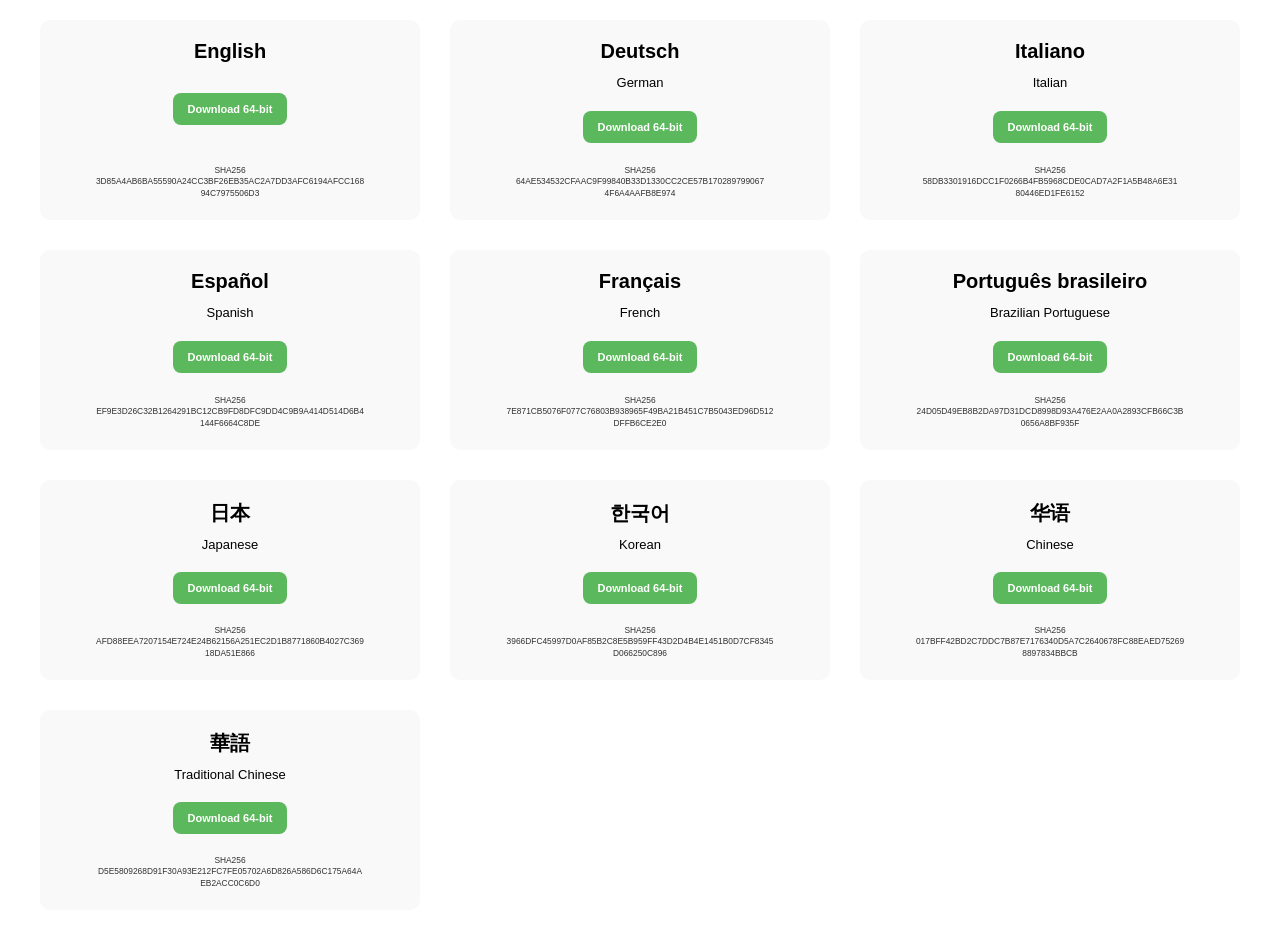
<file: index2.html>
<!DOCTYPE html>
<html lang="en">

<head>
    <meta charset="UTF-8">
    <meta name="viewport" content="width=device-width, initial-scale=1.0">
    <title>Exercise 7</title>
    <style>
        * {
            box-sizing: border-box;
        }
        
        body {
            margin: 0;
            padding: 20px;
            font-family: Arial, sans-serif;
        }
        
        .container {
            display: grid;
            grid-template-columns: repeat(auto-fit, minmax(300px, 1fr));
            gap: 30px;
            max-width: 1200px;
            margin: 0 auto;
        }

        .item {
            width: 100%;
            min-height: 200px;
            background-color: #f9f9f9;
            border-radius: 10px;
            padding: 20px;
            text-align: center;
            display: flex;
            flex-direction: column;
            justify-content: space-between;
        }

        .language-name {
            font-size: clamp(18px, 2vw, 20px);
            font-weight: 700;
            margin-bottom: 5px;
        }

        .language-sub {
            font-size: clamp(12px, 1.5vw, 13px);
            margin-bottom: 15px;
        }

        .download-btn {
            border: none;
            border-radius: 8px;
            font-weight: 900;
            padding: 10px 15px;
            color: #ffffff;
            background-color: #5cb85c;
            font-size: clamp(10px, 1.2vw, 11px);
            cursor: pointer;
            margin-bottom: 15px;
            width: fit-content;
            margin-left: auto;
            margin-right: auto;
        }

        .hash {
            font-size: clamp(7px, 1vw, 8.4px);
            opacity: 0.8;
            line-height: 1.4;
            word-break: break-all;
        }

        /* Medium screens (tablets) */
        @media (max-width: 768px) {
            .container {
                grid-template-columns: repeat(auto-fit, minmax(250px, 1fr));
                gap: 20px;
            }
        }

        /* Small screens (mobile) */
        @media (max-width: 480px) {
            body {
                padding: 10px;
            }
            
            .container {
                grid-template-columns: 1fr;
                gap: 15px;
            }
            
            .item {
                min-height: 180px;
                padding: 15px;
            }
        }
    </style>
</head>

<body>
    <div class="container">
        <div class="item item-1">
            <div class="language-name">English</div>
           <a href="https://downloads.ultraedit.com/main/ue/win/ue_english_64.exe?_gl=1*1a1wdei*_gcl_au*MzY1MDIzODUwLjE3NDk3Mjk1NjA.*_ga*ODk4MDU3MjkzLjE3NDk3Mjk1NjA.*_ga_QNXHVTPWNS*czE3NTA0MjE2ODAkbzE0JGcxJHQxNzUwNDIxNzE2JGoyNCRsMCRoMTY2MTgyMjk1Mw.."> <input class="download-btn" type="button" value="Download 64-bit"></a>
            <div class="hash">SHA256 <br>
                3D85A4AB6BA55590A24CC3BF26EB35AC2A7DD3AFC6194AFCC168 <br> 94C7975506D3</div>
        </div>
        <div class="item item-2">
             <div class="language-name">Deutsch</div>
                <div class="language-sub">German</div>
              <a href="https://downloads.ultraedit.com/main/ue/win/ue_german_64.exe?_gl=1*1a1wdei*_gcl_au*MzY1MDIzODUwLjE3NDk3Mjk1NjA.*_ga*ODk4MDU3MjkzLjE3NDk3Mjk1NjA.*_ga_QNXHVTPWNS*czE3NTA0MjE2ODAkbzE0JGcxJHQxNzUwNDIxNzE2JGoyNCRsMCRoMTY2MTgyMjk1Mw..">  <input class="download-btn" type="button" value="Download 64-bit"></a>
                <div class="hash">SHA256 <br>
                    64AE534532CFAAC9F99840B33D1330CC2CE57B170289799067 <br> 4F6A4AAFB8E974</div>
        </div>
        <div class="item item-3">
             <div class="language-name">Italiano</div>
                <div class="language-sub">Italian</div>
                <a href="https://downloads.ultraedit.com/main/ue/win/ue_italian_64.exe?_gl=1*snlotp*_gcl_au*MzY1MDIzODUwLjE3NDk3Mjk1NjA.*_ga*ODk4MDU3MjkzLjE3NDk3Mjk1NjA.*_ga_QNXHVTPWNS*czE3NTA0MjE2ODAkbzE0JGcxJHQxNzUwNDIxNzE2JGoyNCRsMCRoMTY2MTgyMjk1Mw.."><input class="download-btn" type="button" value="Download 64-bit"></a>
                <div class="hash">SHA256 <br>
                    58DB3301916DCC1F0266B4FB5968CDE0CAD7A2F1A5B48A6E31 <br> 80446ED1FE6152</div>
        </div>
        <div class="item item-4">
            <div class="language-name">Español</div>
                <div class="language-sub">Spanish</div>
               <a href="https://downloads.ultraedit.com/main/ue/win/ue_spanish_64.exe?_gl=1*1ols4ei*_gcl_au*MzY1MDIzODUwLjE3NDk3Mjk1NjA.*_ga*ODk4MDU3MjkzLjE3NDk3Mjk1NjA.*_ga_QNXHVTPWNS*czE3NTA0MjE2ODAkbzE0JGcxJHQxNzUwNDIxNzE2JGoyNCRsMCRoMTY2MTgyMjk1Mw.."> <input class="download-btn" type="button" value="Download 64-bit"></a>
                <div class="hash">SHA256 <br>
                    EF9E3D26C32B1264291BC12CB9FD8DFC9DD4C9B9A414D514D6B4
                    <br>
                    144F6664C8DE</div>
        </div>
            
        <div class="item item-5">
            <div class="language-name">Français</div>
                <div class="language-sub">French</div>
                <a href="https://downloads.ultraedit.com/main/ue/win/ue_french_64.exe?_gl=1*1ols4ei*_gcl_au*MzY1MDIzODUwLjE3NDk3Mjk1NjA.*_ga*ODk4MDU3MjkzLjE3NDk3Mjk1NjA.*_ga_QNXHVTPWNS*czE3NTA0MjE2ODAkbzE0JGcxJHQxNzUwNDIxNzE2JGoyNCRsMCRoMTY2MTgyMjk1Mw.."><input class="download-btn" type="button" value="Download 64-bit"></a>
                <div class="hash">SHA256 <br>
                    7E871CB5076F077C76803B938965F49BA21B451C7B5043ED96D512 <br> DFFB6CE2E0</div>
        </div>
        <div class="item item-6">
             <div class="language-name">Português brasileiro</div>
                <div class="language-sub">Brazilian Portuguese</div>
                <a href="https://downloads.ultraedit.com/main/ue/win/ue_portuguese_64.exe?_gl=1*difasa*_gcl_au*MzY1MDIzODUwLjE3NDk3Mjk1NjA.*_ga*ODk4MDU3MjkzLjE3NDk3Mjk1NjA.*_ga_QNXHVTPWNS*czE3NTA0MjE2ODAkbzE0JGcxJHQxNzUwNDIxNzE2JGoyNCRsMCRoMTY2MTgyMjk1Mw.."><input class="download-btn" type="button" value="Download 64-bit"></a>
                <div class="hash">SHA256 <br>
                    24D05D49EB8B2DA97D31DCD8998D93A476E2AA0A2893CFB66C3B <br> 0656A8BF935F</div>
        </div>
        <div class="item item-7">
              <div class="language-name">日本</div>
                <div class="language-sub">Japanese</div>
               <a href="https://downloads.ultraedit.com/main/ue/win/ue_japanese_64.exe?_gl=1*ik5vj3*_gcl_au*MzY1MDIzODUwLjE3NDk3Mjk1NjA.*_ga*ODk4MDU3MjkzLjE3NDk3Mjk1NjA.*_ga_QNXHVTPWNS*czE3NTA0OTc1MDEkbzE1JGcxJHQxNzUwNDk4NTIzJGo1OSRsMCRoNjE5MDA3ODE1"> <input class="download-btn" type="button" value="Download 64-bit"></a>
                <div class="hash">SHA256 <br>
                    AFD88EEA7207154E724E24B62156A251EC2D1B8771860B4027C369 <br> 18DA51E866</div>
        </div>
        <div class="item item-8">
             <div class="language-name">한국어</div>
                <div class="language-sub">Korean</div>
              <a href="https://downloads.ultraedit.com/main/ue/win/ue_korean_64.exe?_gl=1*1mzxd7v*_gcl_au*MzY1MDIzODUwLjE3NDk3Mjk1NjA.*_ga*ODk4MDU3MjkzLjE3NDk3Mjk1NjA.*_ga_QNXHVTPWNS*czE3NTA0MjE2ODAkbzE0JGcxJHQxNzUwNDIxNzE2JGoyNCRsMCRoMTY2MTgyMjk1Mw..">  <input class="download-btn" type="button" value="Download 64-bit"></a>
                <div class="hash">SHA256 <br>
                    3966DFC45997D0AF85B2C8E5B959FF43D2D4B4E1451B0D7CF8345 <br> D066250C896</div>
        </div>
        <div class="item item-9">
            <div class="language-name">华语</div>
                <div class="language-sub">Chinese</div>
              <a href="https://downloads.ultraedit.com/main/ue/win/ue_chinese_64.exe?_gl=1*hcac6z*_gcl_au*MzY1MDIzODUwLjE3NDk3Mjk1NjA.*_ga*ODk4MDU3MjkzLjE3NDk3Mjk1NjA.*_ga_QNXHVTPWNS*czE3NTA0MjE2ODAkbzE0JGcxJHQxNzUwNDIxNzE2JGoyNCRsMCRoMTY2MTgyMjk1Mw..">  <input class="download-btn" type="button" value="Download 64-bit"></a>
                <div class="hash">SHA256 <br>
                    017BFF42BD2C7DDC7B87E7176340D5A7C2640678FC88EAED75269 <br> 8897834BBCB</div>
        </div>
        <div class="item item-10">
             <div class="language-name">華語</div>
                <div class="language-sub">Traditional Chinese</div>
              <a href="https://downloads.ultraedit.com/main/ue/win/ue_chinese_traditional_64.exe?_gl=1*hcac6z*_gcl_au*MzY1MDIzODUwLjE3NDk3Mjk1NjA.*_ga*ODk4MDU3MjkzLjE3NDk3Mjk1NjA.*_ga_QNXHVTPWNS*czE3NTA0MjE2ODAkbzE0JGcxJHQxNzUwNDIxNzE2JGoyNCRsMCRoMTY2MTgyMjk1Mw.."> <input class="download-btn" type="button" value="Download 64-bit"></a> 
                <div class="hash">SHA256 <br>
                    D5E5809268D91F30A93E212FC7FE05702A6D826A586D6C175A64A <br> EB2ACC0C6D0</div>
        </div>
    </div>
</body>
</html>
</file>
